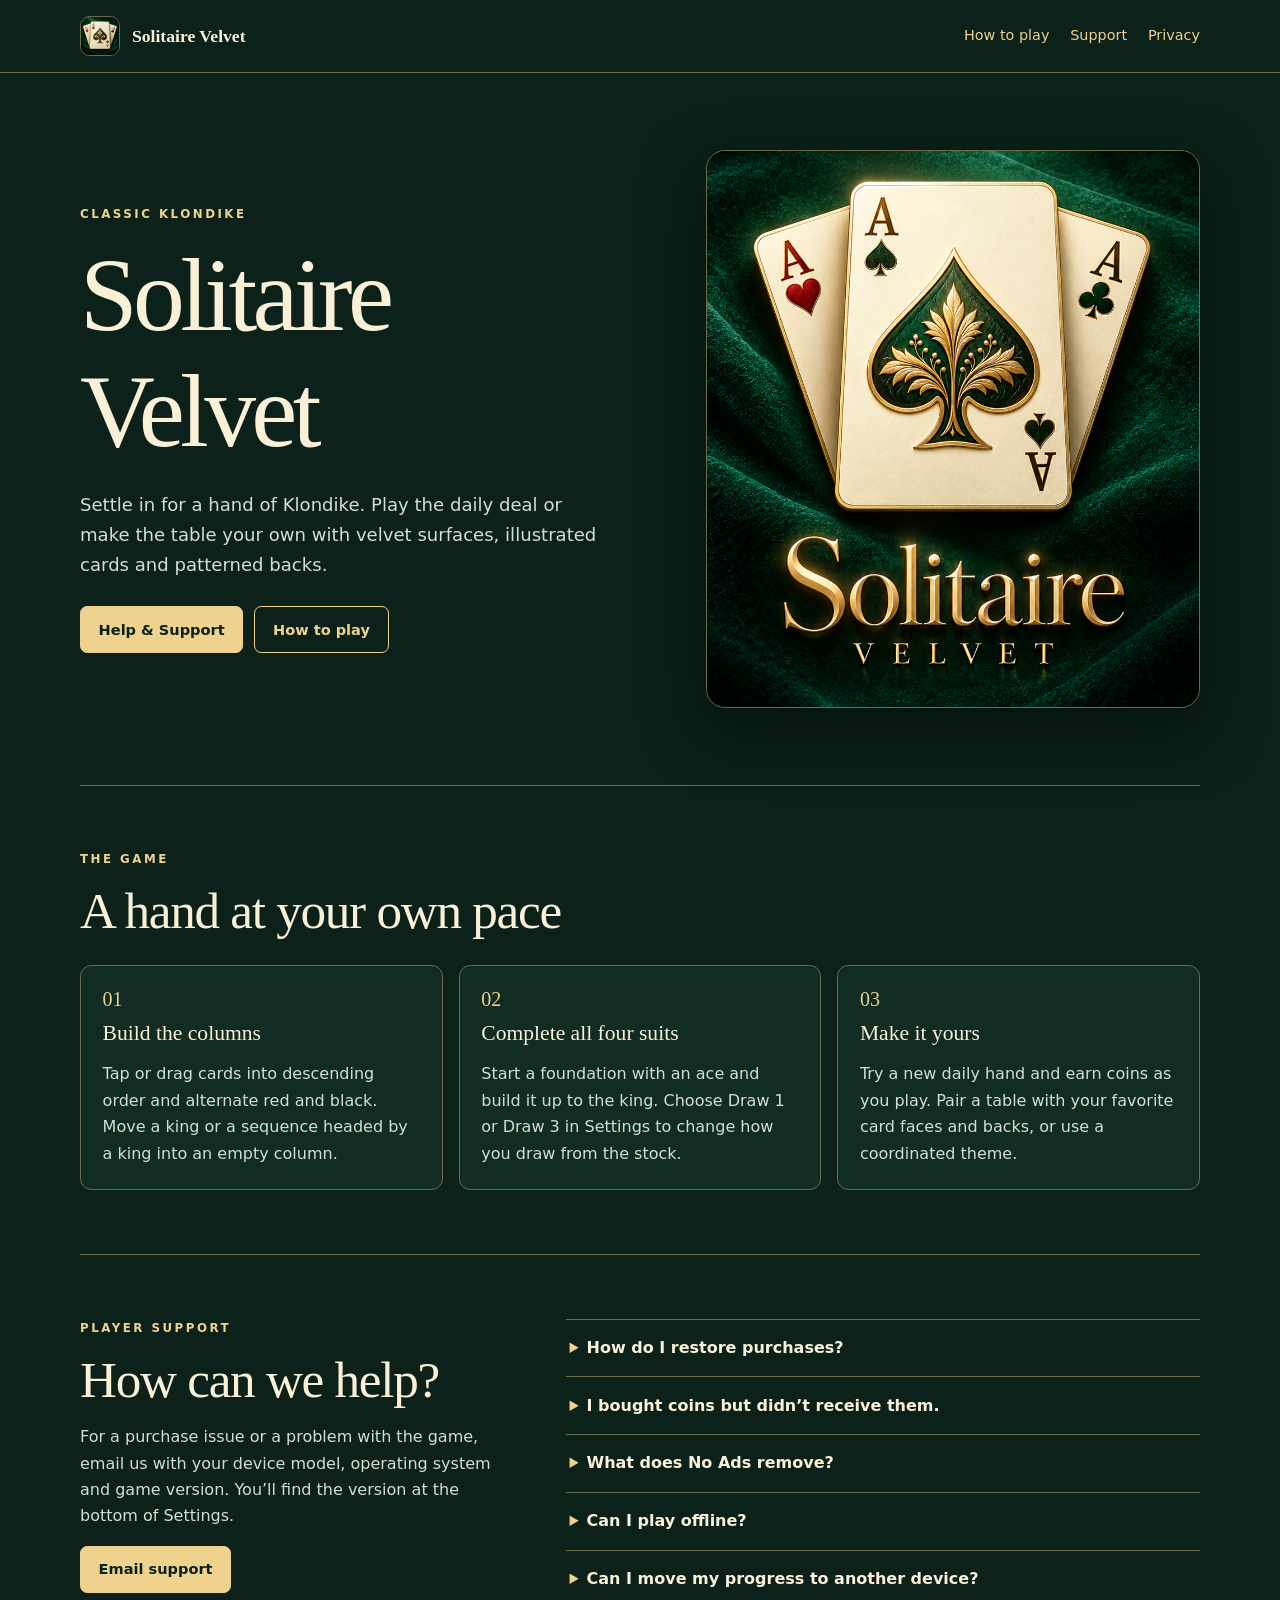
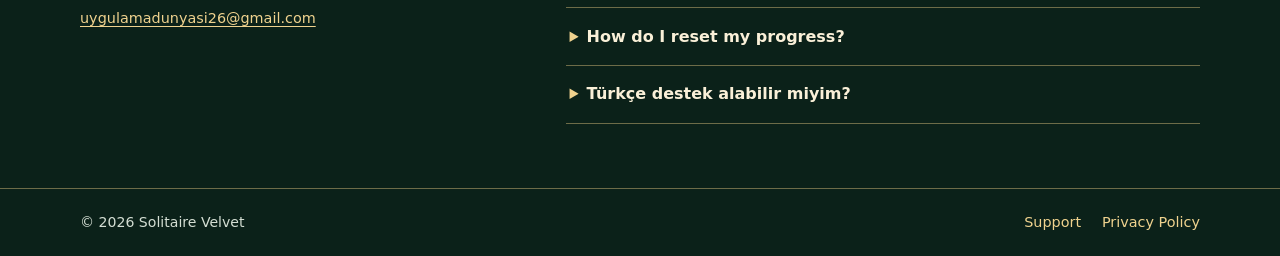
<file: index.html>
<!doctype html>
<html lang="en">
<head>
  <meta charset="utf-8">
  <meta name="viewport" content="width=device-width, initial-scale=1">
  <meta name="theme-color" content="#0b231b">
  <meta name="description" content="Solitaire Velvet game guide, purchase help and developer support for classic Klondike on iOS and Android.">
  <title>Solitaire Velvet — Help &amp; Support</title>
  <link rel="icon" href="icon.png" type="image/png">
  <link rel="stylesheet" href="style.css">
</head>
<body>
  <a class="skip" href="#main">Skip to content</a>
  <header class="topbar">
    <div class="wrap topbar-inner">
      <a class="brand" href="./"><img src="icon.png" width="40" height="40" alt="">Solitaire Velvet</a>
      <nav aria-label="Main navigation"><a href="#how-to-play">How to play</a><a href="#support">Support</a><a href="privacy.html">Privacy</a></nav>
    </div>
  </header>
  <main id="main" class="wrap">
    <section class="hero" aria-labelledby="hero-title">
      <div class="hero-copy">
        <p class="eyebrow">Classic Klondike</p>
        <h1 id="hero-title">Solitaire<br>Velvet</h1>
        <p class="lede">Settle in for a hand of Klondike. Play the daily deal or make the table your own with velvet surfaces, illustrated cards and patterned backs.</p>
        <div class="actions"><a class="button" href="#support">Help &amp; Support</a><a class="button outline" href="#how-to-play">How to play</a></div>
      </div>
      <div class="hero-art"><img src="splash.png" width="879" height="1789" alt="Three aces and the gold Solitaire Velvet logo on emerald velvet" fetchpriority="high"></div>
    </section>
    <section class="section" id="how-to-play" aria-labelledby="play-title">
      <p class="eyebrow">The game</p>
      <h2 id="play-title">A hand at your own pace</h2>
      <div class="cards">
        <article class="card"><span class="card-mark" aria-hidden="true">01</span><h3>Build the columns</h3><p>Tap or drag cards into descending order and alternate red and black. Move a king or a sequence headed by a king into an empty column.</p></article>
        <article class="card"><span class="card-mark" aria-hidden="true">02</span><h3>Complete all four suits</h3><p>Start a foundation with an ace and build it up to the king. Choose Draw 1 or Draw 3 in Settings to change how you draw from the stock.</p></article>
        <article class="card"><span class="card-mark" aria-hidden="true">03</span><h3>Make it yours</h3><p>Try a new daily hand and earn coins as you play. Pair a table with your favorite card faces and backs, or use a coordinated theme.</p></article>
      </div>
    </section>
    <section class="section support" id="support" aria-labelledby="support-title">
      <div class="support-intro"><p class="eyebrow">Player support</p><h2 id="support-title">How can we help?</h2><p>For a purchase issue or a problem with the game, email us with your device model, operating system and game version. You’ll find the version at the bottom of Settings.</p><a class="button" href="mailto:uygulamadunyasi26@gmail.com?subject=Solitaire%20Velvet%20Support">Email support</a><p class="email"><a href="mailto:uygulamadunyasi26@gmail.com?subject=Solitaire%20Velvet%20Support">uygulamadunyasi26@gmail.com</a></p></div>
      <div class="faq">
        <details><summary>How do I restore purchases?</summary><p>Open the in-game Shop and tap Restore Purchases at the bottom. Use the Apple or Google account that made the purchase. Eligible permanent items, including themes and No Ads, can be restored. Previously delivered coins are consumable and aren’t credited again.</p></details>
        <details><summary>I bought coins but didn’t receive them.</summary><p>Check the purchase status in your store history. Pending purchases are delivered after the store confirms payment. If the purchase is confirmed, reopen the game while connected. If the coins are still missing, email us the product name, purchase date and store order number.</p></details>
        <details><summary>What does No Ads remove?</summary><p>No Ads removes the interstitial ads that play between hands. Rewarded videos remain available when you choose to watch them for coins, hints or help with a stuck hand.</p></details>
        <details><summary>Can I play offline?</summary><p>Yes. The core card game and saved hands work offline. An internet connection is needed for store purchases, purchase restoration and rewarded videos.</p></details>
        <details><summary>Can I move my progress to another device?</summary><p>Progress, coins and settings are stored locally. Solitaire Velvet has no game account or in-game cloud sync. Use Restore Purchases on the same store account for eligible permanent purchases.</p></details>
        <details><summary>How do I reset my progress?</summary><p>Open Settings and choose Reset Progress. This clears the current hand, stats and game progress, including coins and unlocked looks, while keeping your settings and permanent No Ads entitlement. Eligible theme purchases can be restored from the Shop.</p></details>
        <details><summary lang="tr">Türkçe destek alabilir miyim?</summary><p lang="tr">Evet. Cihaz modelini, Ayarlar ekranındaki oyun sürümünü ve yaşadığın sorunu <a href="mailto:uygulamadunyasi26@gmail.com?subject=Solitaire%20Velvet%20Destek">uygulamadunyasi26@gmail.com</a> adresine yazabilirsin. Kalıcı satın alımlar için oyun içi Mağaza’nın altındaki Satın Almaları Geri Yükle seçeneğini kullan.</p></details>
      </div>
    </section>
  </main>
  <footer class="footer"><div class="wrap footer-inner"><span>© 2026 Solitaire Velvet</span><nav aria-label="Footer navigation"><a href="#support">Support</a><a href="privacy.html">Privacy Policy</a></nav></div></footer>
</body>
</html>
</file>
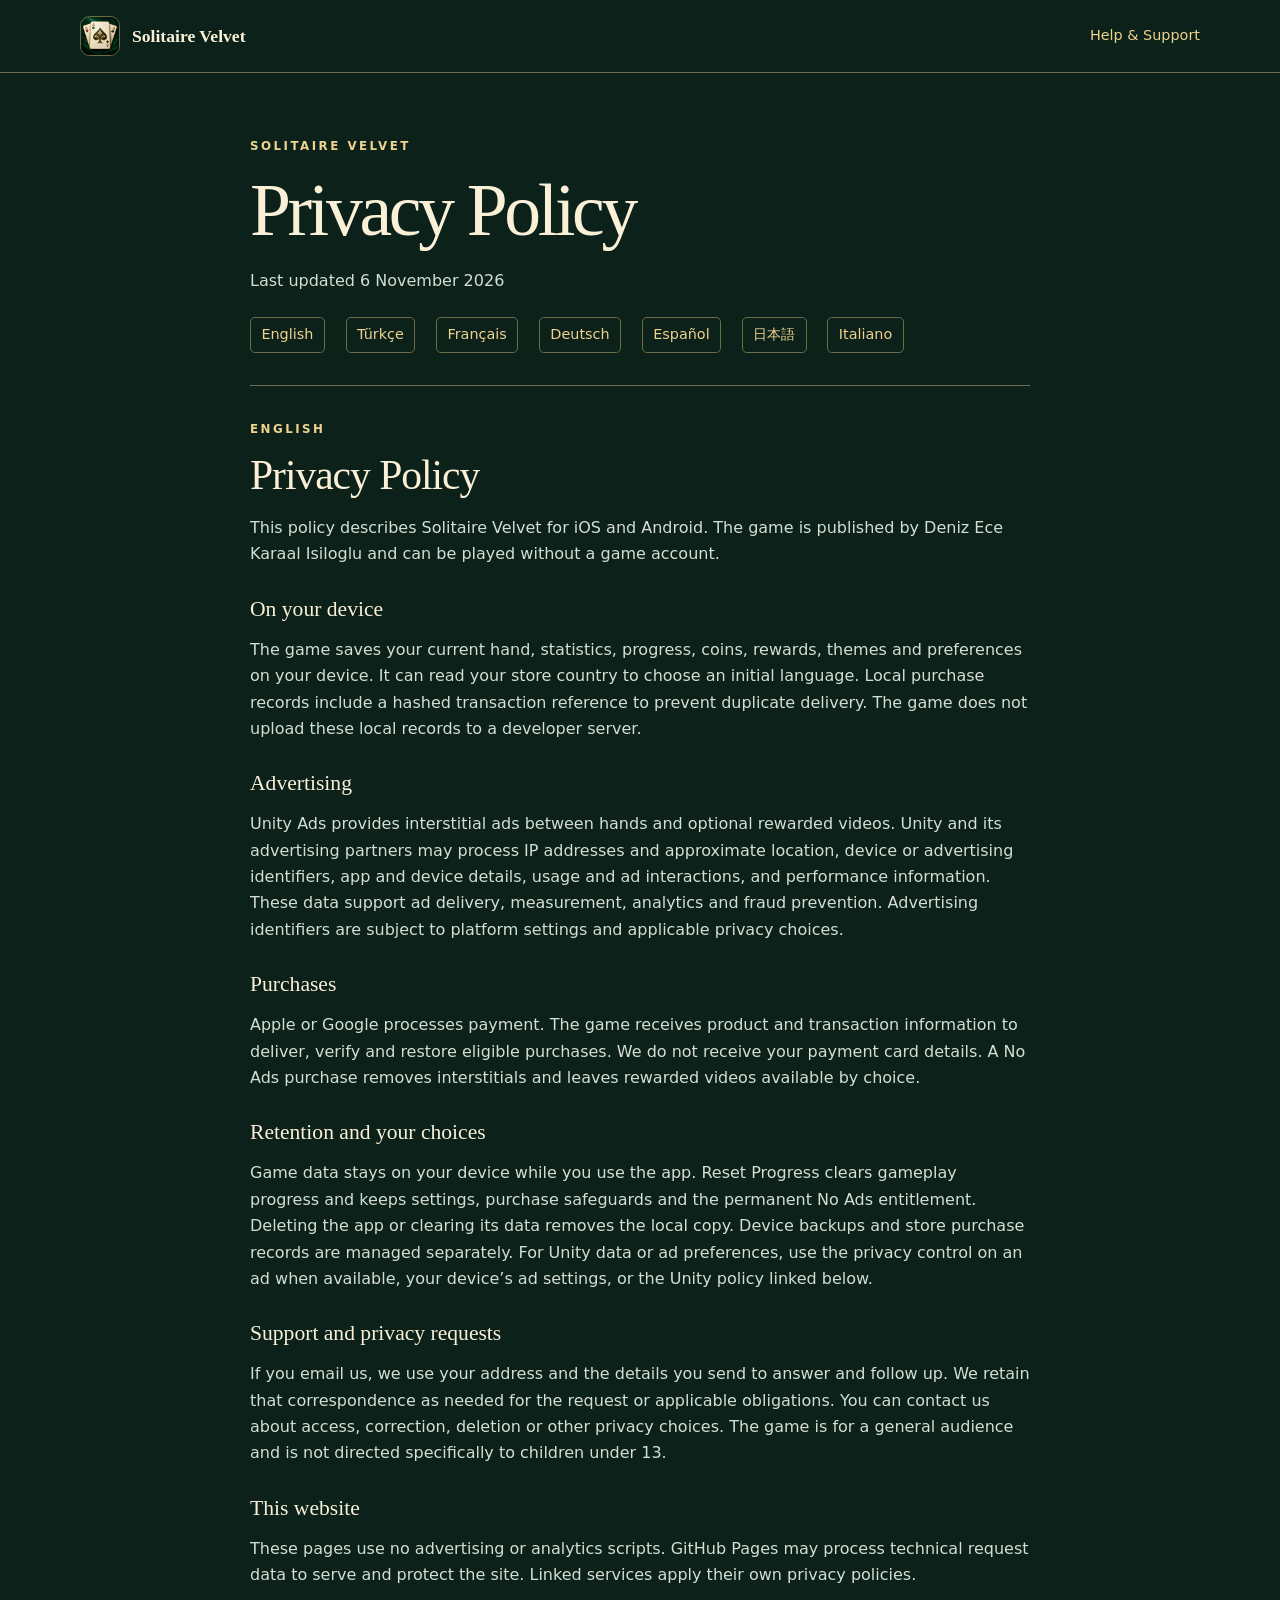
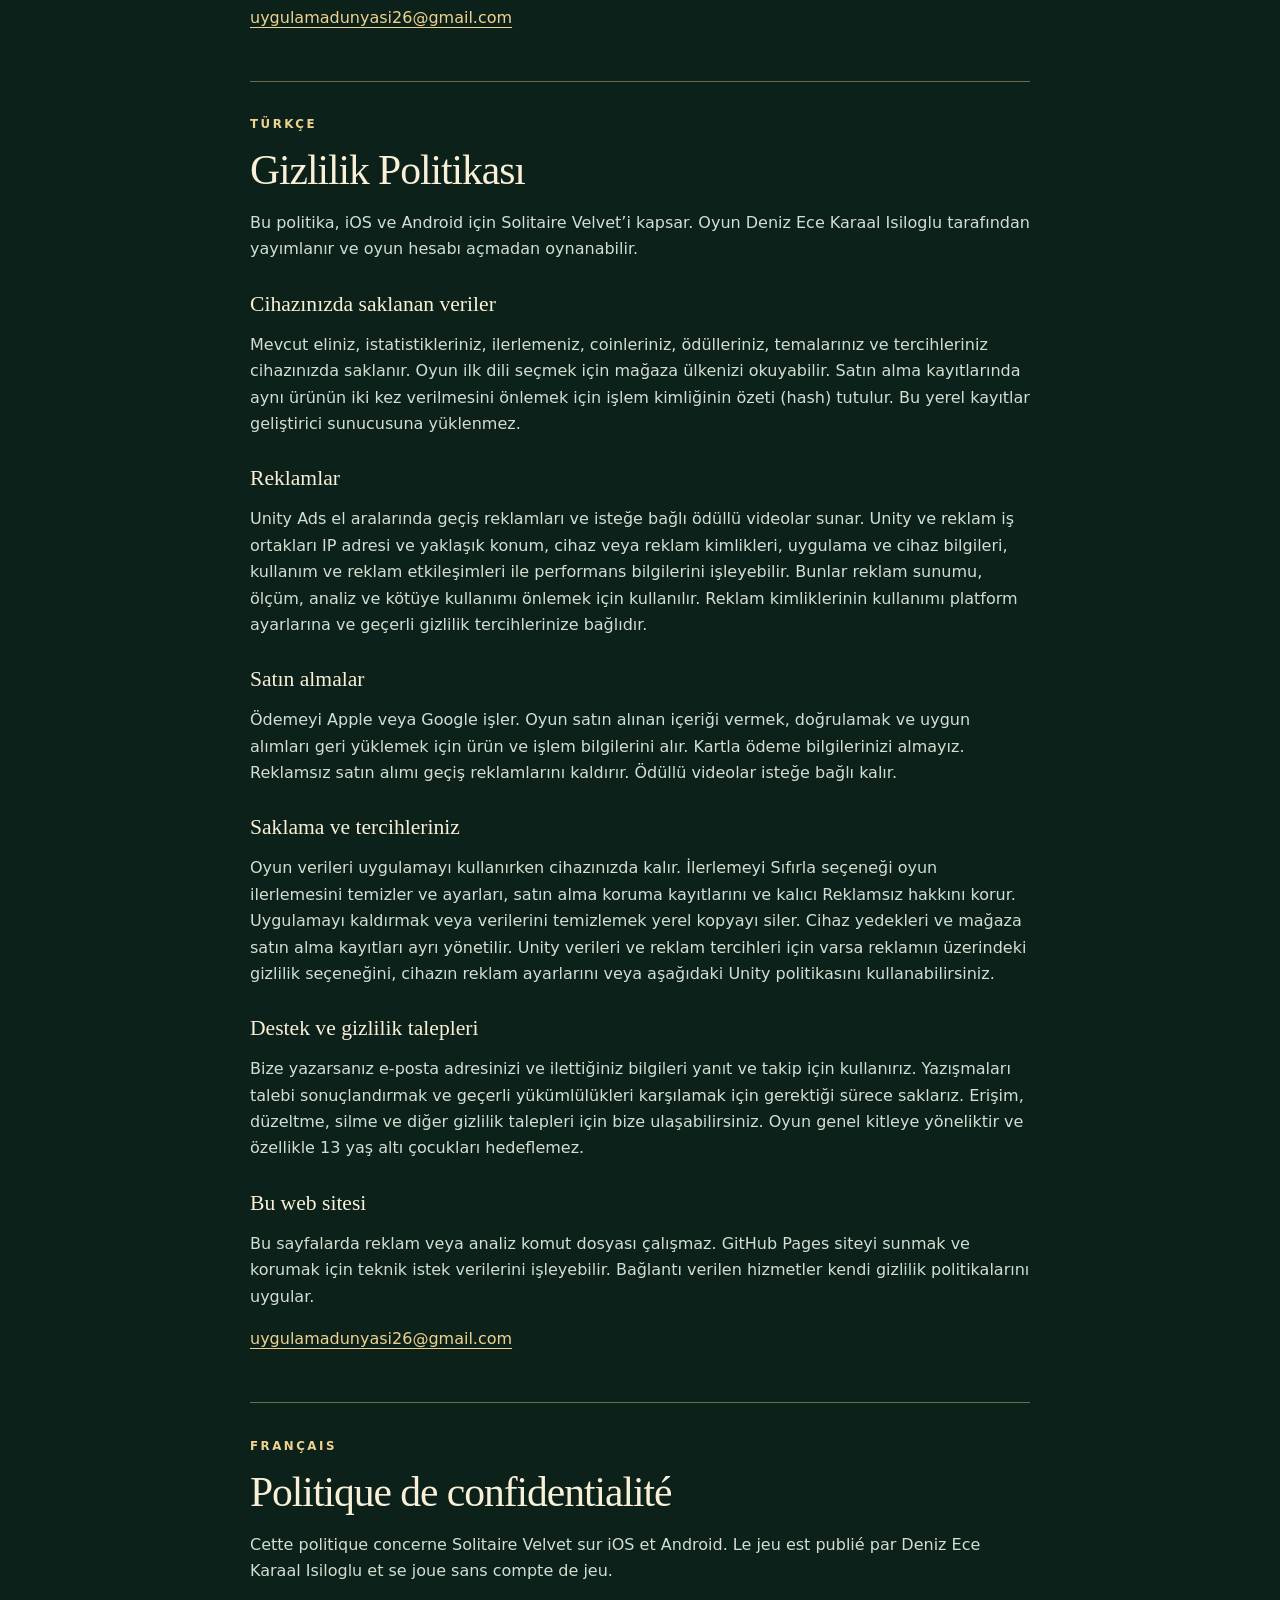
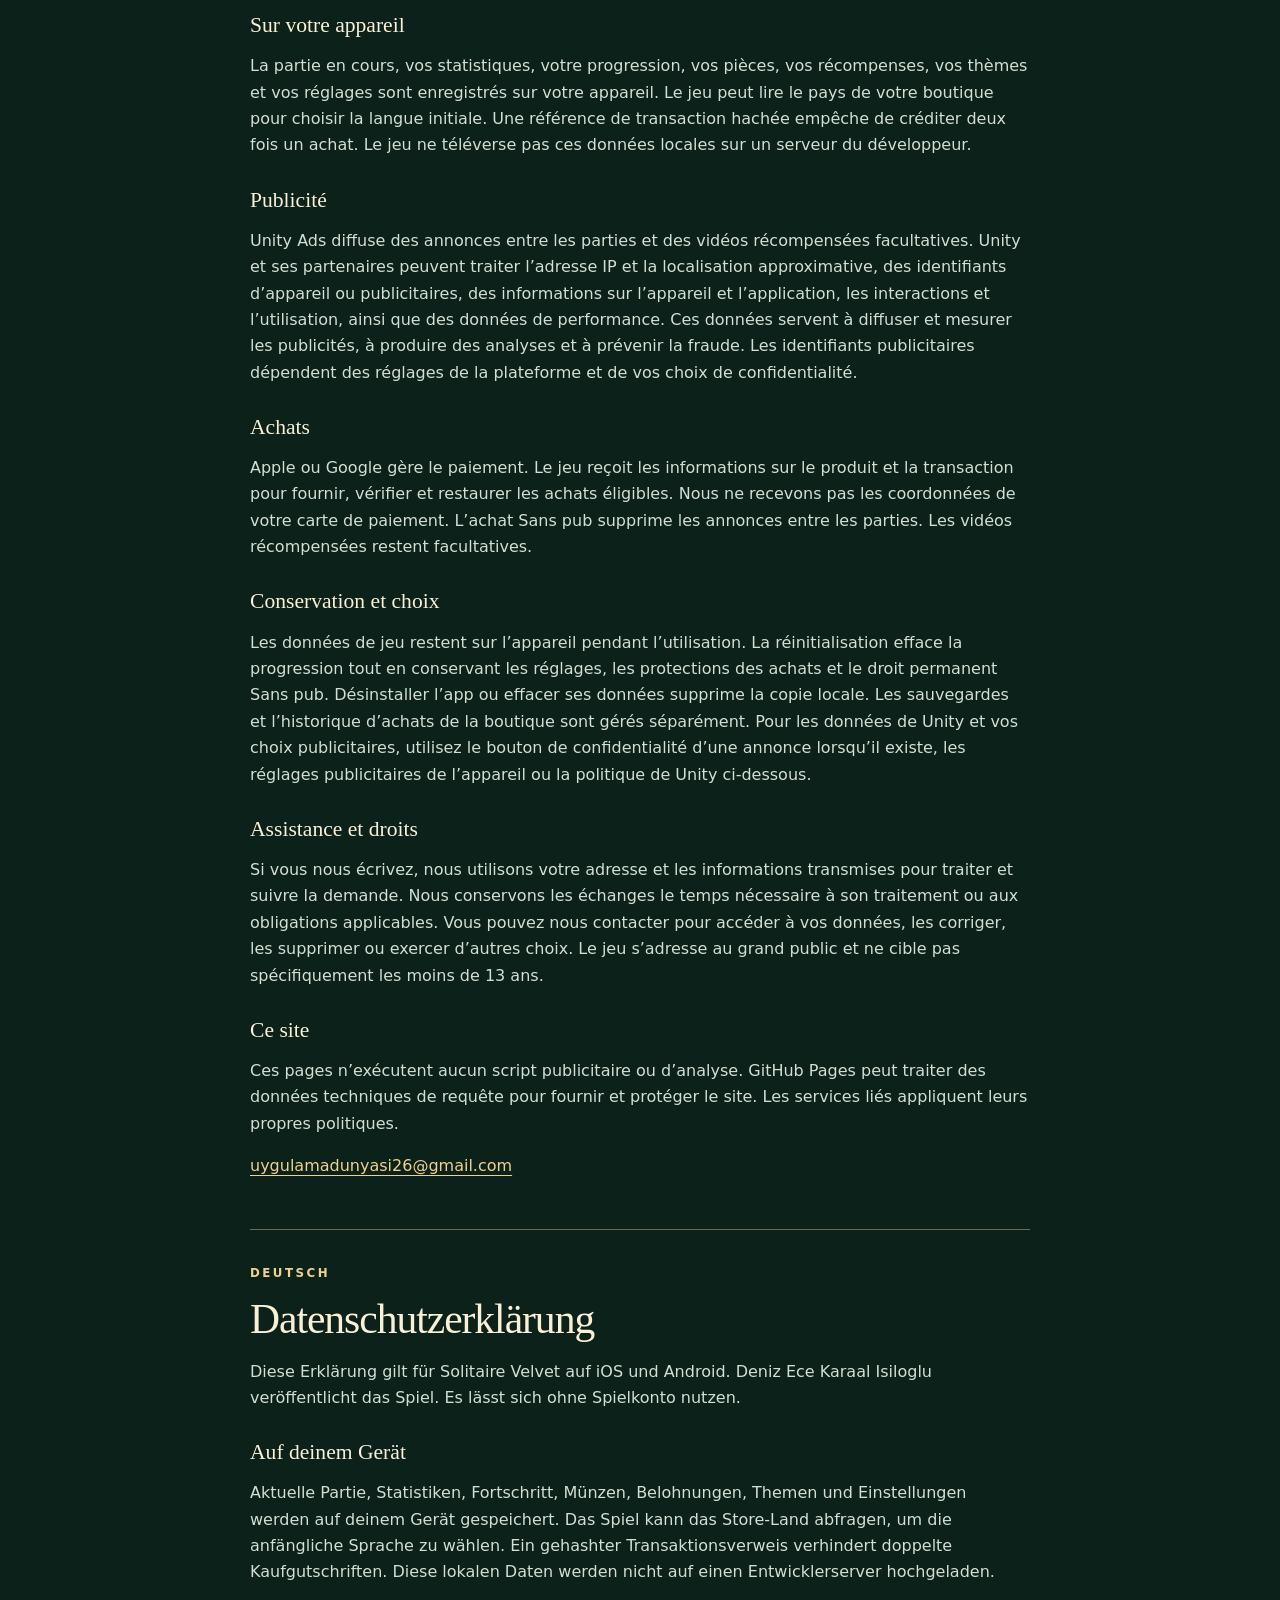
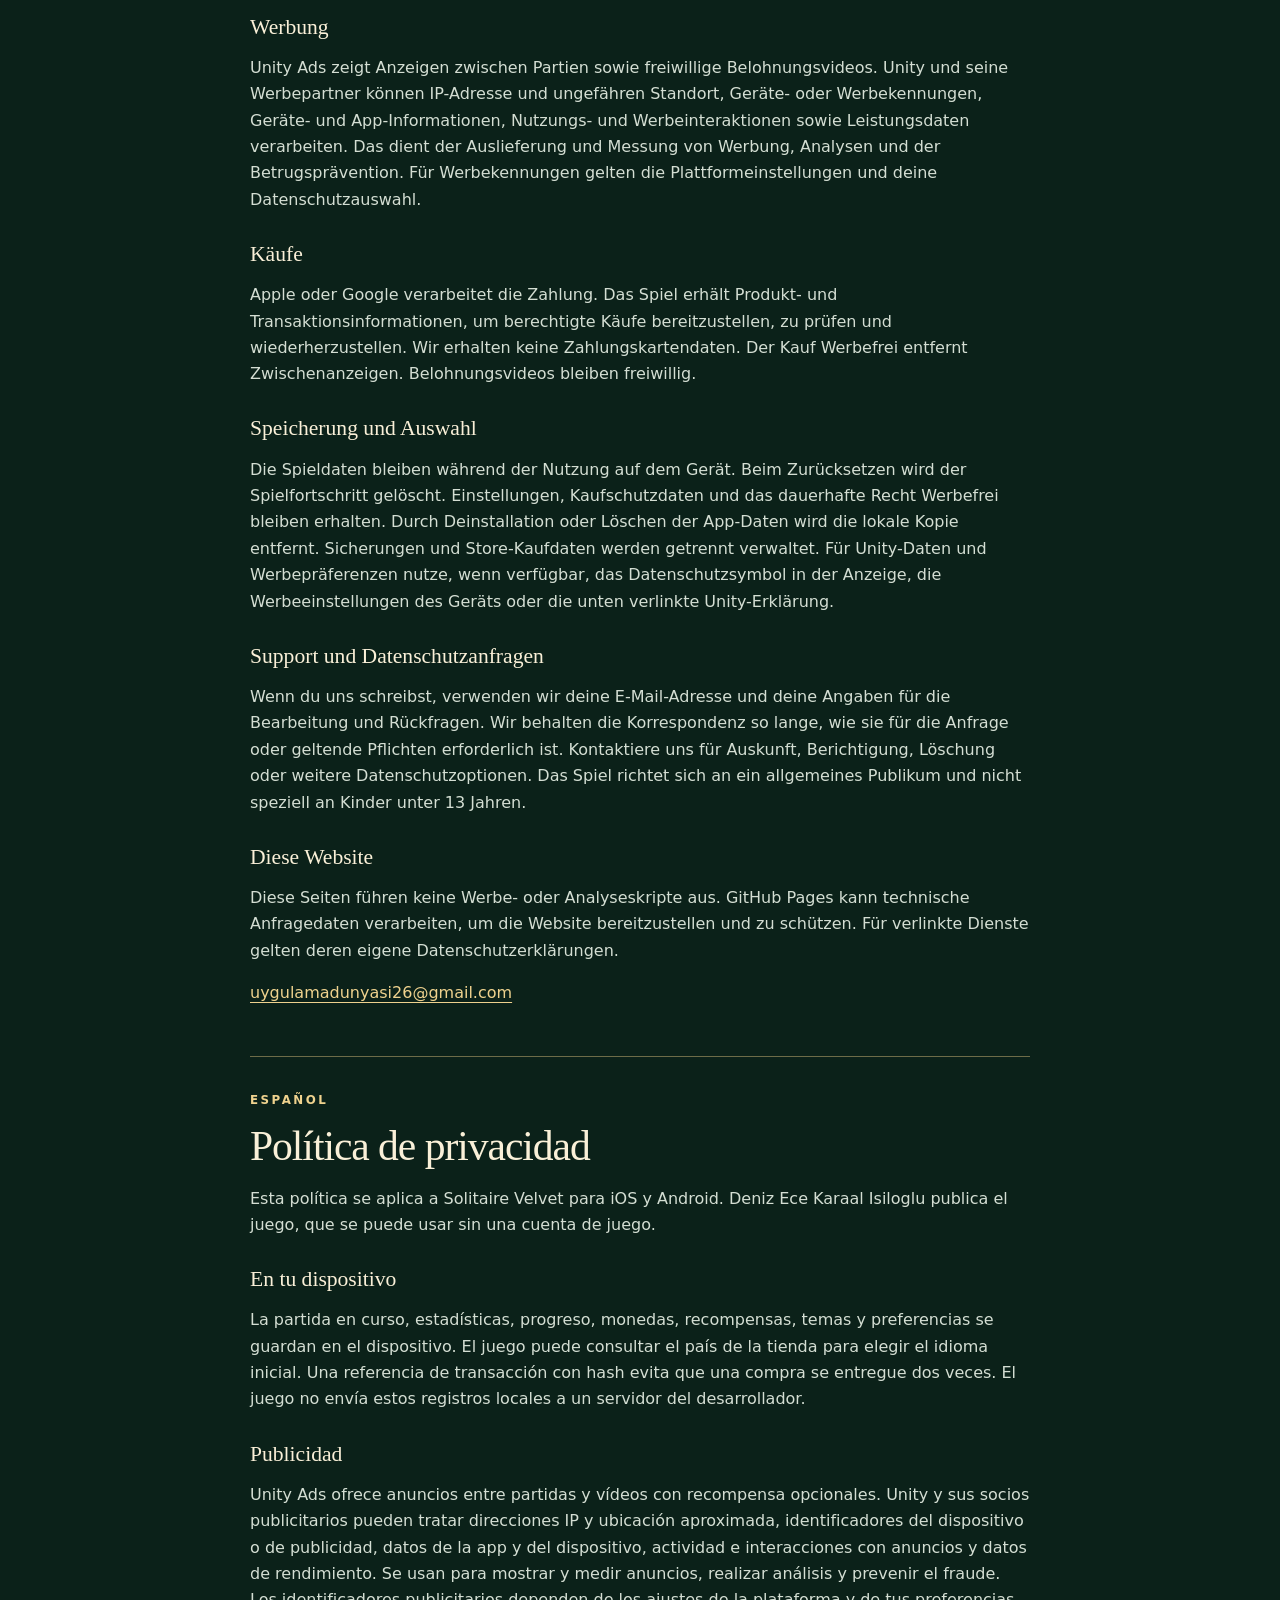
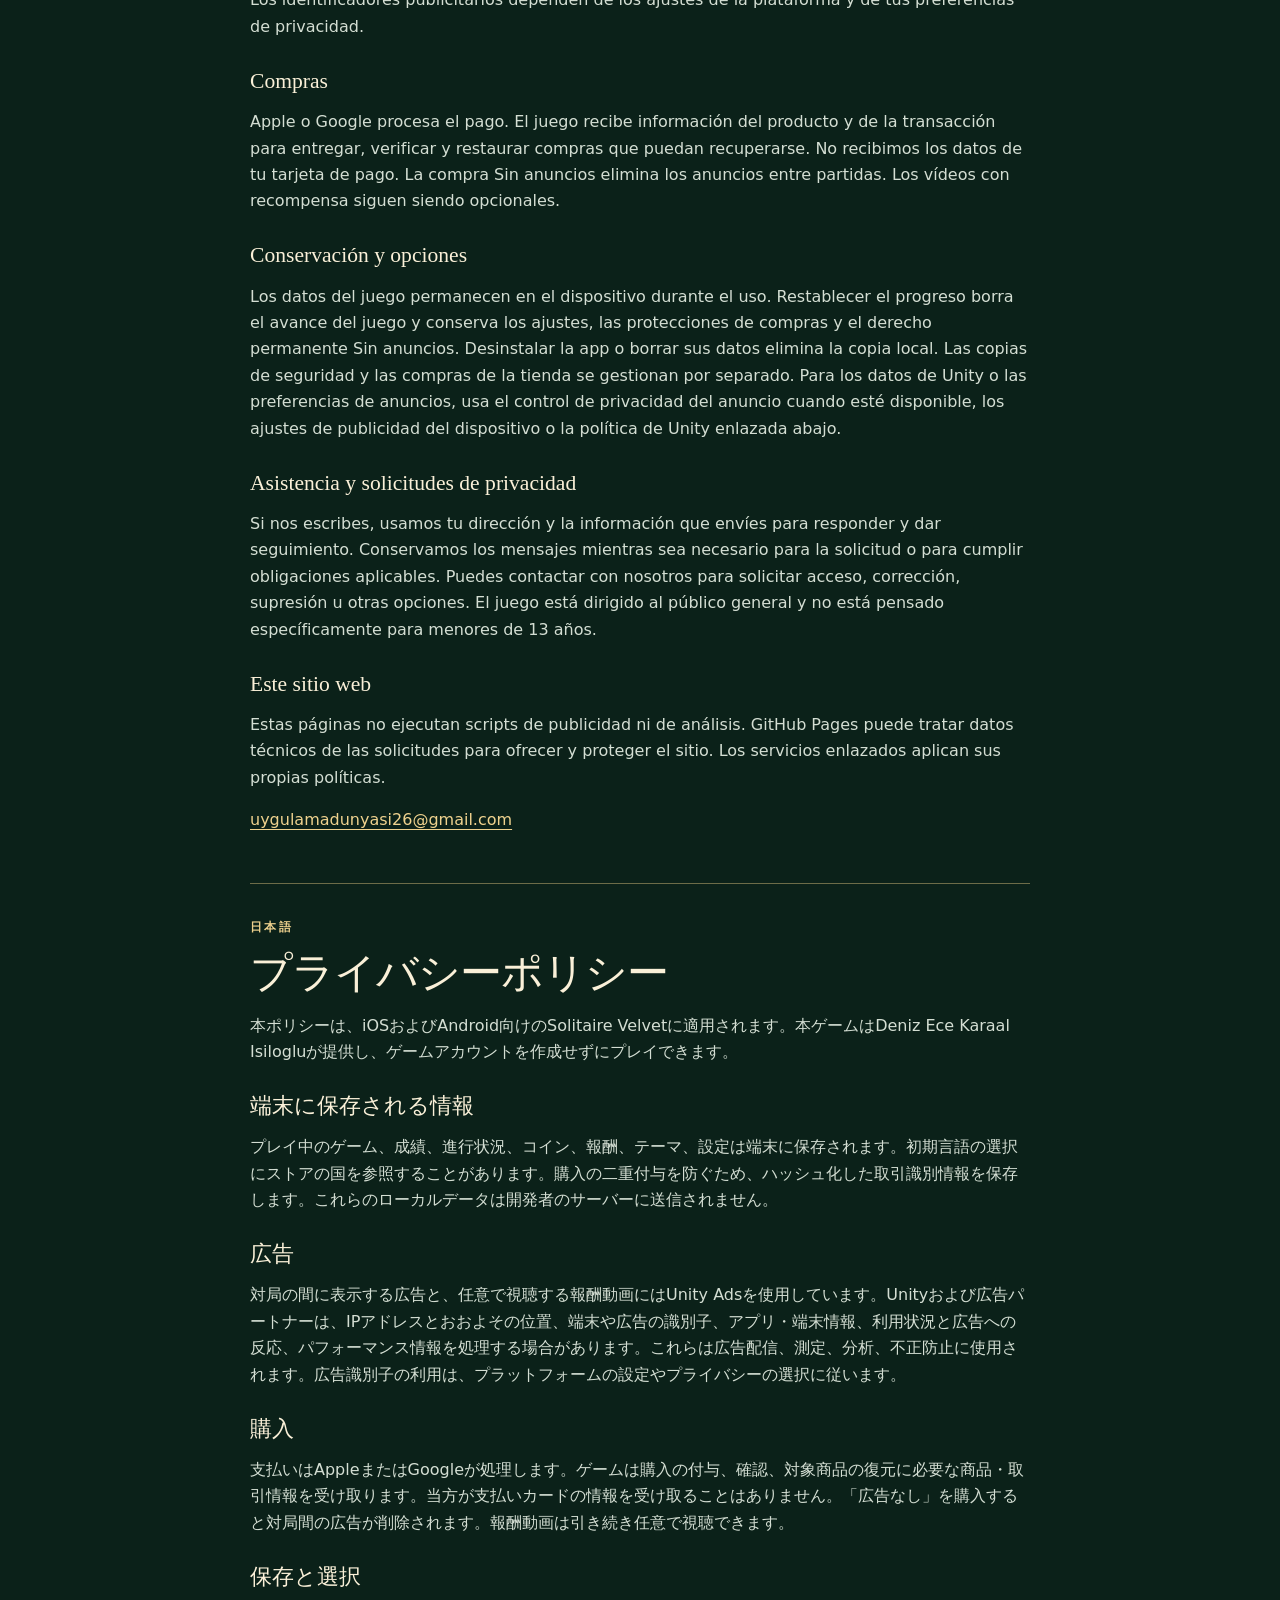
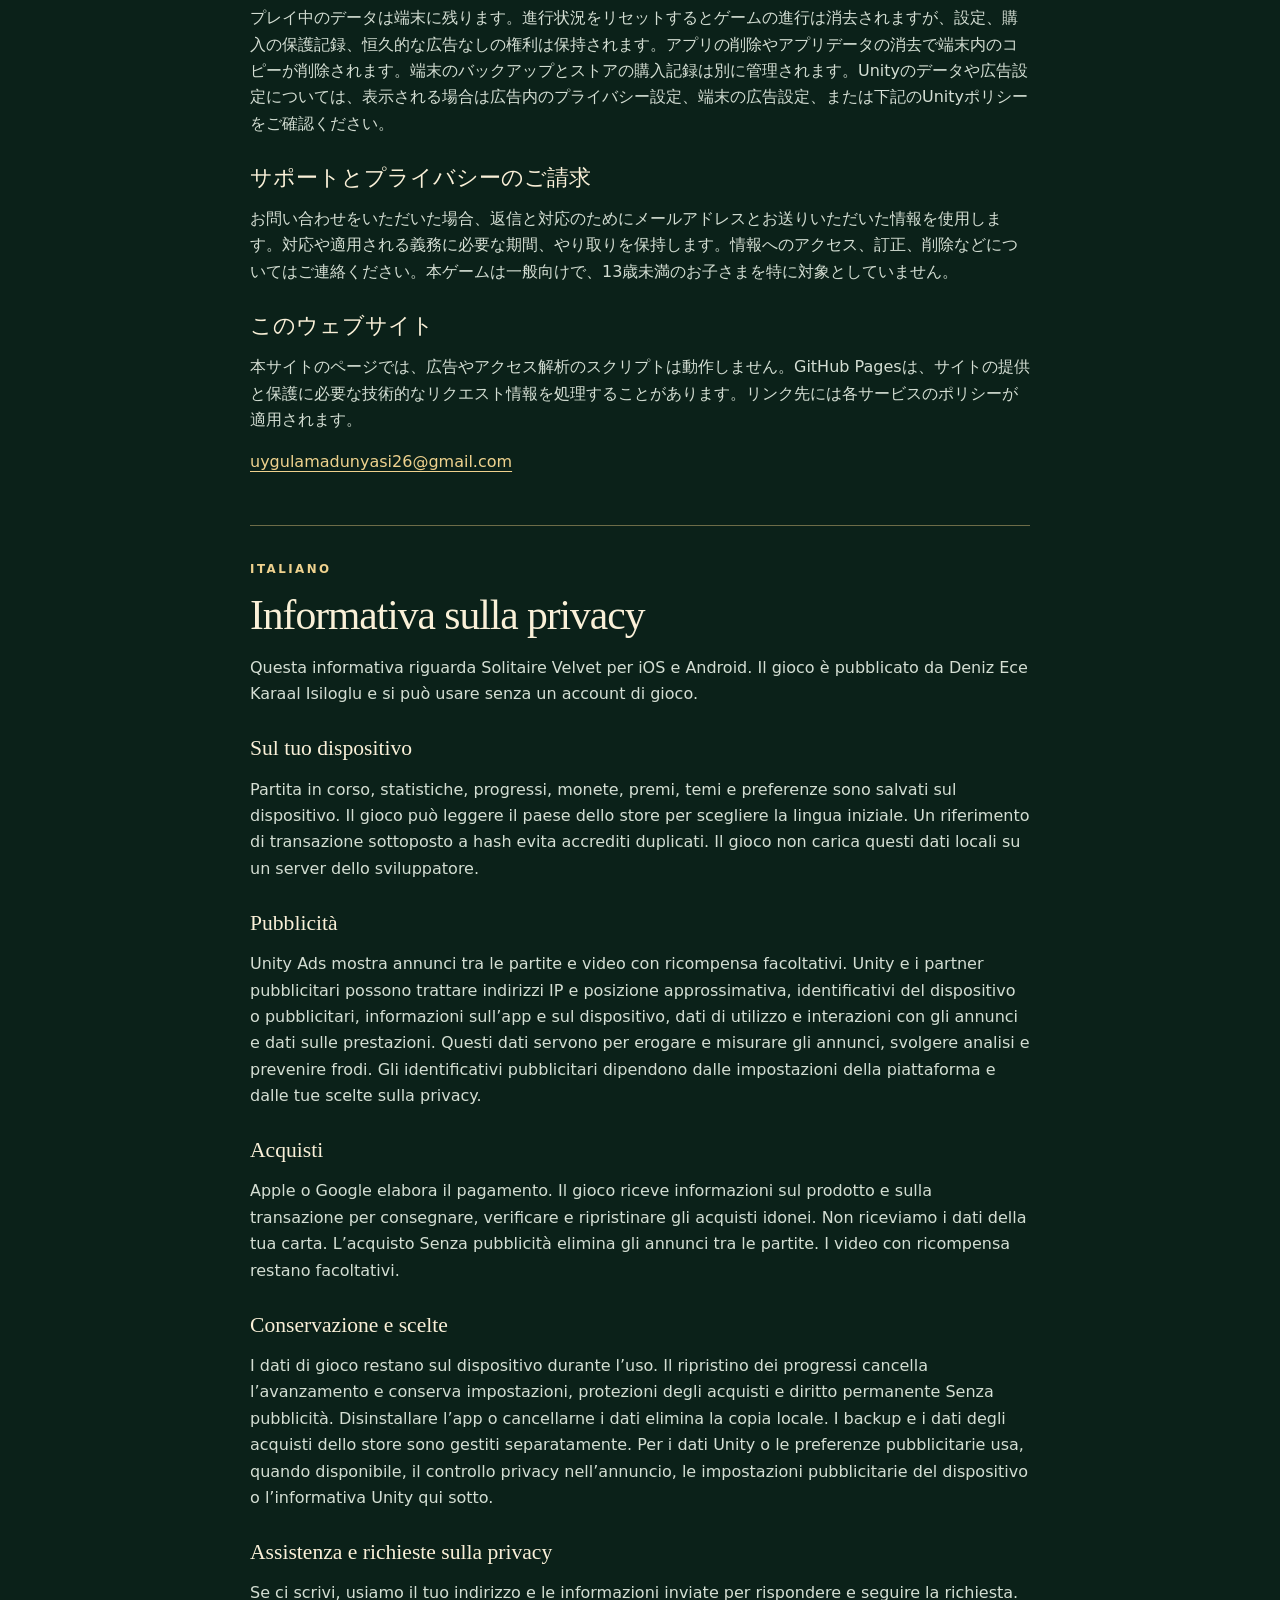
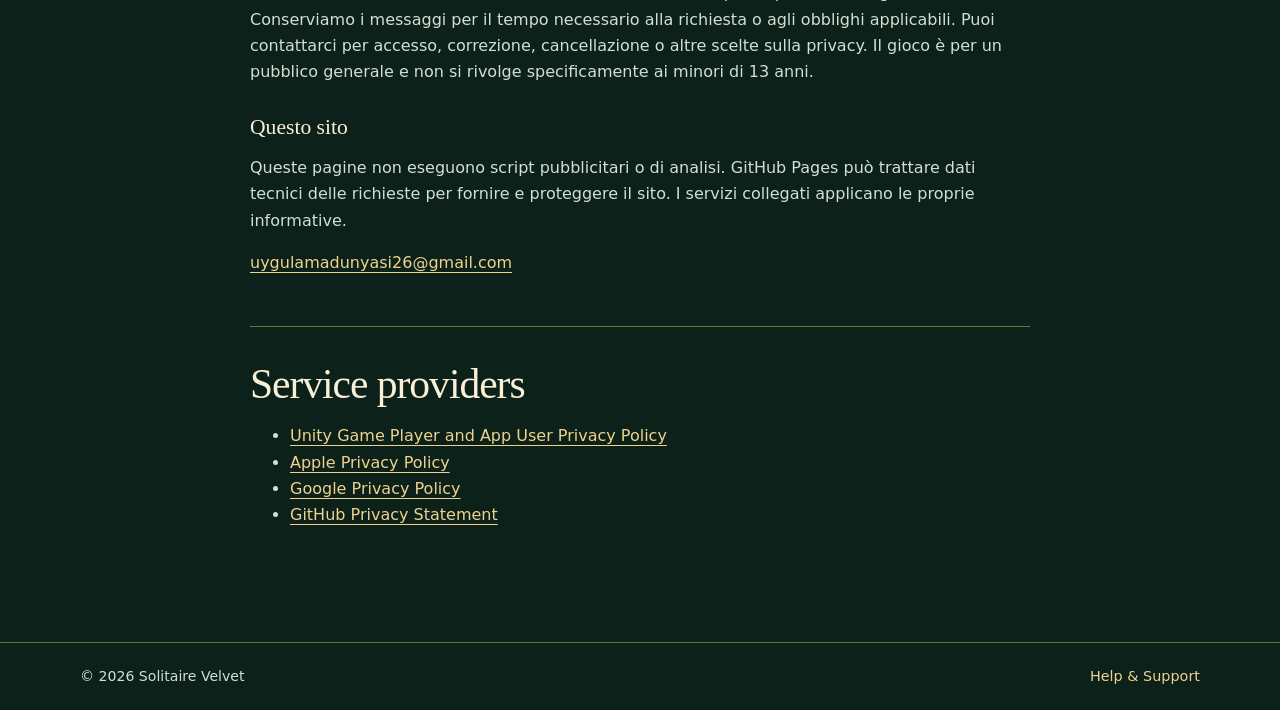
<file: privacy.html>
<!doctype html>
<html lang="en">
<head>
  <meta charset="utf-8">
  <meta name="viewport" content="width=device-width, initial-scale=1">
  <meta name="theme-color" content="#0b231b">
  <meta name="description" content="Privacy policy for Solitaire Velvet on iOS and Android, available in seven languages.">
  <title>Solitaire Velvet — Privacy Policy</title>
  <link rel="icon" href="icon.png" type="image/png">
  <link rel="stylesheet" href="style.css">
</head>
<body>
  <a class="skip" href="#main">Skip to content</a>
  <header class="topbar"><div class="wrap topbar-inner">
    <a class="brand" href="./"><img src="icon.png" width="40" height="40" alt="">Solitaire Velvet</a>
    <nav aria-label="Main navigation"><a href="./#support">Help &amp; Support</a></nav>
  </div></header>
  <main class="wrap policy" id="main">
    <p class="eyebrow">Solitaire Velvet</p>
    <h1>Privacy Policy</h1>
    <p class="date">Last updated <time datetime="2026-11-06">6 November 2026</time></p>
    <nav aria-label="Policy languages"><a href="#en" lang="en">English</a><a href="#tr" lang="tr">Türkçe</a><a href="#fr" lang="fr">Français</a><a href="#de" lang="de">Deutsch</a><a href="#es" lang="es">Español</a><a href="#ja" lang="ja">日本語</a><a href="#it" lang="it">Italiano</a></nav>
    <section id="en" lang="en" aria-labelledby="title-en">
      <p class="eyebrow">English</p>
      <h2 id="title-en">Privacy Policy</h2>
      <p>This policy describes Solitaire Velvet for iOS and Android. The game is published by Deniz Ece Karaal Isiloglu and can be played without a game account.</p>
      <h3>On your device</h3>
      <p>The game saves your current hand, statistics, progress, coins, rewards, themes and preferences on your device. It can read your store country to choose an initial language. Local purchase records include a hashed transaction reference to prevent duplicate delivery. The game does not upload these local records to a developer server.</p>
      <h3>Advertising</h3>
      <p>Unity Ads provides interstitial ads between hands and optional rewarded videos. Unity and its advertising partners may process IP addresses and approximate location, device or advertising identifiers, app and device details, usage and ad interactions, and performance information. These data support ad delivery, measurement, analytics and fraud prevention. Advertising identifiers are subject to platform settings and applicable privacy choices.</p>
      <h3>Purchases</h3>
      <p>Apple or Google processes payment. The game receives product and transaction information to deliver, verify and restore eligible purchases. We do not receive your payment card details. A No Ads purchase removes interstitials and leaves rewarded videos available by choice.</p>
      <h3>Retention and your choices</h3>
      <p>Game data stays on your device while you use the app. Reset Progress clears gameplay progress and keeps settings, purchase safeguards and the permanent No Ads entitlement. Deleting the app or clearing its data removes the local copy. Device backups and store purchase records are managed separately. For Unity data or ad preferences, use the privacy control on an ad when available, your device’s ad settings, or the Unity policy linked below.</p>
      <h3>Support and privacy requests</h3>
      <p>If you email us, we use your address and the details you send to answer and follow up. We retain that correspondence as needed for the request or applicable obligations. You can contact us about access, correction, deletion or other privacy choices. The game is for a general audience and is not directed specifically to children under 13.</p>
      <h3>This website</h3>
      <p>These pages use no advertising or analytics scripts. GitHub Pages may process technical request data to serve and protect the site. Linked services apply their own privacy policies.</p>
      <p><a href="mailto:uygulamadunyasi26@gmail.com?subject=Solitaire%20Velvet%20Privacy">uygulamadunyasi26@gmail.com</a></p>
    </section>
    <section id="tr" lang="tr" aria-labelledby="title-tr">
      <p class="eyebrow">Türkçe</p>
      <h2 id="title-tr">Gizlilik Politikası</h2>
      <p>Bu politika, iOS ve Android için Solitaire Velvet’i kapsar. Oyun Deniz Ece Karaal Isiloglu tarafından yayımlanır ve oyun hesabı açmadan oynanabilir.</p>
      <h3>Cihazınızda saklanan veriler</h3>
      <p>Mevcut eliniz, istatistikleriniz, ilerlemeniz, coinleriniz, ödülleriniz, temalarınız ve tercihleriniz cihazınızda saklanır. Oyun ilk dili seçmek için mağaza ülkenizi okuyabilir. Satın alma kayıtlarında aynı ürünün iki kez verilmesini önlemek için işlem kimliğinin özeti (hash) tutulur. Bu yerel kayıtlar geliştirici sunucusuna yüklenmez.</p>
      <h3>Reklamlar</h3>
      <p>Unity Ads el aralarında geçiş reklamları ve isteğe bağlı ödüllü videolar sunar. Unity ve reklam iş ortakları IP adresi ve yaklaşık konum, cihaz veya reklam kimlikleri, uygulama ve cihaz bilgileri, kullanım ve reklam etkileşimleri ile performans bilgilerini işleyebilir. Bunlar reklam sunumu, ölçüm, analiz ve kötüye kullanımı önlemek için kullanılır. Reklam kimliklerinin kullanımı platform ayarlarına ve geçerli gizlilik tercihlerinize bağlıdır.</p>
      <h3>Satın almalar</h3>
      <p>Ödemeyi Apple veya Google işler. Oyun satın alınan içeriği vermek, doğrulamak ve uygun alımları geri yüklemek için ürün ve işlem bilgilerini alır. Kartla ödeme bilgilerinizi almayız. Reklamsız satın alımı geçiş reklamlarını kaldırır. Ödüllü videolar isteğe bağlı kalır.</p>
      <h3>Saklama ve tercihleriniz</h3>
      <p>Oyun verileri uygulamayı kullanırken cihazınızda kalır. İlerlemeyi Sıfırla seçeneği oyun ilerlemesini temizler ve ayarları, satın alma koruma kayıtlarını ve kalıcı Reklamsız hakkını korur. Uygulamayı kaldırmak veya verilerini temizlemek yerel kopyayı siler. Cihaz yedekleri ve mağaza satın alma kayıtları ayrı yönetilir. Unity verileri ve reklam tercihleri için varsa reklamın üzerindeki gizlilik seçeneğini, cihazın reklam ayarlarını veya aşağıdaki Unity politikasını kullanabilirsiniz.</p>
      <h3>Destek ve gizlilik talepleri</h3>
      <p>Bize yazarsanız e-posta adresinizi ve ilettiğiniz bilgileri yanıt ve takip için kullanırız. Yazışmaları talebi sonuçlandırmak ve geçerli yükümlülükleri karşılamak için gerektiği sürece saklarız. Erişim, düzeltme, silme ve diğer gizlilik talepleri için bize ulaşabilirsiniz. Oyun genel kitleye yöneliktir ve özellikle 13 yaş altı çocukları hedeflemez.</p>
      <h3>Bu web sitesi</h3>
      <p>Bu sayfalarda reklam veya analiz komut dosyası çalışmaz. GitHub Pages siteyi sunmak ve korumak için teknik istek verilerini işleyebilir. Bağlantı verilen hizmetler kendi gizlilik politikalarını uygular.</p>
      <p><a href="mailto:uygulamadunyasi26@gmail.com?subject=Solitaire%20Velvet%20Privacy">uygulamadunyasi26@gmail.com</a></p>
    </section>
    <section id="fr" lang="fr" aria-labelledby="title-fr">
      <p class="eyebrow">Français</p>
      <h2 id="title-fr">Politique de confidentialité</h2>
      <p>Cette politique concerne Solitaire Velvet sur iOS et Android. Le jeu est publié par Deniz Ece Karaal Isiloglu et se joue sans compte de jeu.</p>
      <h3>Sur votre appareil</h3>
      <p>La partie en cours, vos statistiques, votre progression, vos pièces, vos récompenses, vos thèmes et vos réglages sont enregistrés sur votre appareil. Le jeu peut lire le pays de votre boutique pour choisir la langue initiale. Une référence de transaction hachée empêche de créditer deux fois un achat. Le jeu ne téléverse pas ces données locales sur un serveur du développeur.</p>
      <h3>Publicité</h3>
      <p>Unity Ads diffuse des annonces entre les parties et des vidéos récompensées facultatives. Unity et ses partenaires peuvent traiter l’adresse IP et la localisation approximative, des identifiants d’appareil ou publicitaires, des informations sur l’appareil et l’application, les interactions et l’utilisation, ainsi que des données de performance. Ces données servent à diffuser et mesurer les publicités, à produire des analyses et à prévenir la fraude. Les identifiants publicitaires dépendent des réglages de la plateforme et de vos choix de confidentialité.</p>
      <h3>Achats</h3>
      <p>Apple ou Google gère le paiement. Le jeu reçoit les informations sur le produit et la transaction pour fournir, vérifier et restaurer les achats éligibles. Nous ne recevons pas les coordonnées de votre carte de paiement. L’achat Sans pub supprime les annonces entre les parties. Les vidéos récompensées restent facultatives.</p>
      <h3>Conservation et choix</h3>
      <p>Les données de jeu restent sur l’appareil pendant l’utilisation. La réinitialisation efface la progression tout en conservant les réglages, les protections des achats et le droit permanent Sans pub. Désinstaller l’app ou effacer ses données supprime la copie locale. Les sauvegardes et l’historique d’achats de la boutique sont gérés séparément. Pour les données de Unity et vos choix publicitaires, utilisez le bouton de confidentialité d’une annonce lorsqu’il existe, les réglages publicitaires de l’appareil ou la politique de Unity ci-dessous.</p>
      <h3>Assistance et droits</h3>
      <p>Si vous nous écrivez, nous utilisons votre adresse et les informations transmises pour traiter et suivre la demande. Nous conservons les échanges le temps nécessaire à son traitement ou aux obligations applicables. Vous pouvez nous contacter pour accéder à vos données, les corriger, les supprimer ou exercer d’autres choix. Le jeu s’adresse au grand public et ne cible pas spécifiquement les moins de 13 ans.</p>
      <h3>Ce site</h3>
      <p>Ces pages n’exécutent aucun script publicitaire ou d’analyse. GitHub Pages peut traiter des données techniques de requête pour fournir et protéger le site. Les services liés appliquent leurs propres politiques.</p>
      <p><a href="mailto:uygulamadunyasi26@gmail.com?subject=Solitaire%20Velvet%20Privacy">uygulamadunyasi26@gmail.com</a></p>
    </section>
    <section id="de" lang="de" aria-labelledby="title-de">
      <p class="eyebrow">Deutsch</p>
      <h2 id="title-de">Datenschutzerklärung</h2>
      <p>Diese Erklärung gilt für Solitaire Velvet auf iOS und Android. Deniz Ece Karaal Isiloglu veröffentlicht das Spiel. Es lässt sich ohne Spielkonto nutzen.</p>
      <h3>Auf deinem Gerät</h3>
      <p>Aktuelle Partie, Statistiken, Fortschritt, Münzen, Belohnungen, Themen und Einstellungen werden auf deinem Gerät gespeichert. Das Spiel kann das Store-Land abfragen, um die anfängliche Sprache zu wählen. Ein gehashter Transaktionsverweis verhindert doppelte Kaufgutschriften. Diese lokalen Daten werden nicht auf einen Entwicklerserver hochgeladen.</p>
      <h3>Werbung</h3>
      <p>Unity Ads zeigt Anzeigen zwischen Partien sowie freiwillige Belohnungsvideos. Unity und seine Werbepartner können IP-Adresse und ungefähren Standort, Geräte- oder Werbekennungen, Geräte- und App-Informationen, Nutzungs- und Werbeinteraktionen sowie Leistungsdaten verarbeiten. Das dient der Auslieferung und Messung von Werbung, Analysen und der Betrugsprävention. Für Werbekennungen gelten die Plattformeinstellungen und deine Datenschutzauswahl.</p>
      <h3>Käufe</h3>
      <p>Apple oder Google verarbeitet die Zahlung. Das Spiel erhält Produkt- und Transaktionsinformationen, um berechtigte Käufe bereitzustellen, zu prüfen und wiederherzustellen. Wir erhalten keine Zahlungskartendaten. Der Kauf Werbefrei entfernt Zwischenanzeigen. Belohnungsvideos bleiben freiwillig.</p>
      <h3>Speicherung und Auswahl</h3>
      <p>Die Spieldaten bleiben während der Nutzung auf dem Gerät. Beim Zurücksetzen wird der Spielfortschritt gelöscht. Einstellungen, Kaufschutzdaten und das dauerhafte Recht Werbefrei bleiben erhalten. Durch Deinstallation oder Löschen der App-Daten wird die lokale Kopie entfernt. Sicherungen und Store-Kaufdaten werden getrennt verwaltet. Für Unity-Daten und Werbepräferenzen nutze, wenn verfügbar, das Datenschutzsymbol in der Anzeige, die Werbeeinstellungen des Geräts oder die unten verlinkte Unity-Erklärung.</p>
      <h3>Support und Datenschutzanfragen</h3>
      <p>Wenn du uns schreibst, verwenden wir deine E-Mail-Adresse und deine Angaben für die Bearbeitung und Rückfragen. Wir behalten die Korrespondenz so lange, wie sie für die Anfrage oder geltende Pflichten erforderlich ist. Kontaktiere uns für Auskunft, Berichtigung, Löschung oder weitere Datenschutzoptionen. Das Spiel richtet sich an ein allgemeines Publikum und nicht speziell an Kinder unter 13 Jahren.</p>
      <h3>Diese Website</h3>
      <p>Diese Seiten führen keine Werbe- oder Analyseskripte aus. GitHub Pages kann technische Anfragedaten verarbeiten, um die Website bereitzustellen und zu schützen. Für verlinkte Dienste gelten deren eigene Datenschutzerklärungen.</p>
      <p><a href="mailto:uygulamadunyasi26@gmail.com?subject=Solitaire%20Velvet%20Privacy">uygulamadunyasi26@gmail.com</a></p>
    </section>
    <section id="es" lang="es" aria-labelledby="title-es">
      <p class="eyebrow">Español</p>
      <h2 id="title-es">Política de privacidad</h2>
      <p>Esta política se aplica a Solitaire Velvet para iOS y Android. Deniz Ece Karaal Isiloglu publica el juego, que se puede usar sin una cuenta de juego.</p>
      <h3>En tu dispositivo</h3>
      <p>La partida en curso, estadísticas, progreso, monedas, recompensas, temas y preferencias se guardan en el dispositivo. El juego puede consultar el país de la tienda para elegir el idioma inicial. Una referencia de transacción con hash evita que una compra se entregue dos veces. El juego no envía estos registros locales a un servidor del desarrollador.</p>
      <h3>Publicidad</h3>
      <p>Unity Ads ofrece anuncios entre partidas y vídeos con recompensa opcionales. Unity y sus socios publicitarios pueden tratar direcciones IP y ubicación aproximada, identificadores del dispositivo o de publicidad, datos de la app y del dispositivo, actividad e interacciones con anuncios y datos de rendimiento. Se usan para mostrar y medir anuncios, realizar análisis y prevenir el fraude. Los identificadores publicitarios dependen de los ajustes de la plataforma y de tus preferencias de privacidad.</p>
      <h3>Compras</h3>
      <p>Apple o Google procesa el pago. El juego recibe información del producto y de la transacción para entregar, verificar y restaurar compras que puedan recuperarse. No recibimos los datos de tu tarjeta de pago. La compra Sin anuncios elimina los anuncios entre partidas. Los vídeos con recompensa siguen siendo opcionales.</p>
      <h3>Conservación y opciones</h3>
      <p>Los datos del juego permanecen en el dispositivo durante el uso. Restablecer el progreso borra el avance del juego y conserva los ajustes, las protecciones de compras y el derecho permanente Sin anuncios. Desinstalar la app o borrar sus datos elimina la copia local. Las copias de seguridad y las compras de la tienda se gestionan por separado. Para los datos de Unity o las preferencias de anuncios, usa el control de privacidad del anuncio cuando esté disponible, los ajustes de publicidad del dispositivo o la política de Unity enlazada abajo.</p>
      <h3>Asistencia y solicitudes de privacidad</h3>
      <p>Si nos escribes, usamos tu dirección y la información que envíes para responder y dar seguimiento. Conservamos los mensajes mientras sea necesario para la solicitud o para cumplir obligaciones aplicables. Puedes contactar con nosotros para solicitar acceso, corrección, supresión u otras opciones. El juego está dirigido al público general y no está pensado específicamente para menores de 13 años.</p>
      <h3>Este sitio web</h3>
      <p>Estas páginas no ejecutan scripts de publicidad ni de análisis. GitHub Pages puede tratar datos técnicos de las solicitudes para ofrecer y proteger el sitio. Los servicios enlazados aplican sus propias políticas.</p>
      <p><a href="mailto:uygulamadunyasi26@gmail.com?subject=Solitaire%20Velvet%20Privacy">uygulamadunyasi26@gmail.com</a></p>
    </section>
    <section id="ja" lang="ja" aria-labelledby="title-ja">
      <p class="eyebrow">日本語</p>
      <h2 id="title-ja">プライバシーポリシー</h2>
      <p>本ポリシーは、iOSおよびAndroid向けのSolitaire Velvetに適用されます。本ゲームはDeniz Ece Karaal Isilogluが提供し、ゲームアカウントを作成せずにプレイできます。</p>
      <h3>端末に保存される情報</h3>
      <p>プレイ中のゲーム、成績、進行状況、コイン、報酬、テーマ、設定は端末に保存されます。初期言語の選択にストアの国を参照することがあります。購入の二重付与を防ぐため、ハッシュ化した取引識別情報を保存します。これらのローカルデータは開発者のサーバーに送信されません。</p>
      <h3>広告</h3>
      <p>対局の間に表示する広告と、任意で視聴する報酬動画にはUnity Adsを使用しています。Unityおよび広告パートナーは、IPアドレスとおおよその位置、端末や広告の識別子、アプリ・端末情報、利用状況と広告への反応、パフォーマンス情報を処理する場合があります。これらは広告配信、測定、分析、不正防止に使用されます。広告識別子の利用は、プラットフォームの設定やプライバシーの選択に従います。</p>
      <h3>購入</h3>
      <p>支払いはAppleまたはGoogleが処理します。ゲームは購入の付与、確認、対象商品の復元に必要な商品・取引情報を受け取ります。当方が支払いカードの情報を受け取ることはありません。「広告なし」を購入すると対局間の広告が削除されます。報酬動画は引き続き任意で視聴できます。</p>
      <h3>保存と選択</h3>
      <p>プレイ中のデータは端末に残ります。進行状況をリセットするとゲームの進行は消去されますが、設定、購入の保護記録、恒久的な広告なしの権利は保持されます。アプリの削除やアプリデータの消去で端末内のコピーが削除されます。端末のバックアップとストアの購入記録は別に管理されます。Unityのデータや広告設定については、表示される場合は広告内のプライバシー設定、端末の広告設定、または下記のUnityポリシーをご確認ください。</p>
      <h3>サポートとプライバシーのご請求</h3>
      <p>お問い合わせをいただいた場合、返信と対応のためにメールアドレスとお送りいただいた情報を使用します。対応や適用される義務に必要な期間、やり取りを保持します。情報へのアクセス、訂正、削除などについてはご連絡ください。本ゲームは一般向けで、13歳未満のお子さまを特に対象としていません。</p>
      <h3>このウェブサイト</h3>
      <p>本サイトのページでは、広告やアクセス解析のスクリプトは動作しません。GitHub Pagesは、サイトの提供と保護に必要な技術的なリクエスト情報を処理することがあります。リンク先には各サービスのポリシーが適用されます。</p>
      <p><a href="mailto:uygulamadunyasi26@gmail.com?subject=Solitaire%20Velvet%20Privacy">uygulamadunyasi26@gmail.com</a></p>
    </section>
    <section id="it" lang="it" aria-labelledby="title-it">
      <p class="eyebrow">Italiano</p>
      <h2 id="title-it">Informativa sulla privacy</h2>
      <p>Questa informativa riguarda Solitaire Velvet per iOS e Android. Il gioco è pubblicato da Deniz Ece Karaal Isiloglu e si può usare senza un account di gioco.</p>
      <h3>Sul tuo dispositivo</h3>
      <p>Partita in corso, statistiche, progressi, monete, premi, temi e preferenze sono salvati sul dispositivo. Il gioco può leggere il paese dello store per scegliere la lingua iniziale. Un riferimento di transazione sottoposto a hash evita accrediti duplicati. Il gioco non carica questi dati locali su un server dello sviluppatore.</p>
      <h3>Pubblicità</h3>
      <p>Unity Ads mostra annunci tra le partite e video con ricompensa facoltativi. Unity e i partner pubblicitari possono trattare indirizzi IP e posizione approssimativa, identificativi del dispositivo o pubblicitari, informazioni sull’app e sul dispositivo, dati di utilizzo e interazioni con gli annunci e dati sulle prestazioni. Questi dati servono per erogare e misurare gli annunci, svolgere analisi e prevenire frodi. Gli identificativi pubblicitari dipendono dalle impostazioni della piattaforma e dalle tue scelte sulla privacy.</p>
      <h3>Acquisti</h3>
      <p>Apple o Google elabora il pagamento. Il gioco riceve informazioni sul prodotto e sulla transazione per consegnare, verificare e ripristinare gli acquisti idonei. Non riceviamo i dati della tua carta. L’acquisto Senza pubblicità elimina gli annunci tra le partite. I video con ricompensa restano facoltativi.</p>
      <h3>Conservazione e scelte</h3>
      <p>I dati di gioco restano sul dispositivo durante l’uso. Il ripristino dei progressi cancella l’avanzamento e conserva impostazioni, protezioni degli acquisti e diritto permanente Senza pubblicità. Disinstallare l’app o cancellarne i dati elimina la copia locale. I backup e i dati degli acquisti dello store sono gestiti separatamente. Per i dati Unity o le preferenze pubblicitarie usa, quando disponibile, il controllo privacy nell’annuncio, le impostazioni pubblicitarie del dispositivo o l’informativa Unity qui sotto.</p>
      <h3>Assistenza e richieste sulla privacy</h3>
      <p>Se ci scrivi, usiamo il tuo indirizzo e le informazioni inviate per rispondere e seguire la richiesta. Conserviamo i messaggi per il tempo necessario alla richiesta o agli obblighi applicabili. Puoi contattarci per accesso, correzione, cancellazione o altre scelte sulla privacy. Il gioco è per un pubblico generale e non si rivolge specificamente ai minori di 13 anni.</p>
      <h3>Questo sito</h3>
      <p>Queste pagine non eseguono script pubblicitari o di analisi. GitHub Pages può trattare dati tecnici delle richieste per fornire e proteggere il sito. I servizi collegati applicano le proprie informative.</p>
      <p><a href="mailto:uygulamadunyasi26@gmail.com?subject=Solitaire%20Velvet%20Privacy">uygulamadunyasi26@gmail.com</a></p>
    </section>
    <section aria-labelledby="services">
      <h2 id="services">Service providers</h2>
      <ul>
        <li><a href="https://unity.com/legal/game-player-and-app-user-privacy-policy">Unity Game Player and App User Privacy Policy</a></li>
        <li><a href="https://www.apple.com/legal/privacy/">Apple Privacy Policy</a></li>
        <li><a href="https://policies.google.com/privacy">Google Privacy Policy</a></li>
        <li><a href="https://docs.github.com/en/site-policy/privacy-policies/github-general-privacy-statement">GitHub Privacy Statement</a></li>
      </ul>
    </section>
  </main>
  <footer class="footer"><div class="wrap footer-inner"><span>© 2026 Solitaire Velvet</span><nav aria-label="Footer navigation"><a href="./#support">Help &amp; Support</a></nav></div></footer>
</body>
</html>
</file>
<file: style.css>
:root {
  color-scheme: dark;
  --bg: #0b2119;
  --panel: #112c22;
  --cream: #faf0d8;
  --body: #d4ded3;
  --gold: #efd28e;
  --line: #6d6c48;
  --serif: Georgia, 'Times New Roman', serif;
  font-family: system-ui, sans-serif;
  line-height: 1.65;
  color: var(--body);
  background: var(--bg);
}
* { box-sizing: border-box; }
body { margin: 0; }
a { color: var(--gold); text-underline-offset: .22em; }
:focus-visible { outline: 2px solid var(--gold); outline-offset: 5px; }
.skip { position: absolute; z-index: 2; left: 1rem; top: 1rem; background: var(--bg); padding: .5rem 1rem; transform: translateY(-200%); }
.skip:focus { transform: none; }
.wrap { width: min(1120px, calc(100% - 3rem)); margin-inline: auto; }
.topbar { border-bottom: 1px solid var(--line); background: #0b2119; }
.topbar-inner, .footer-inner { display: flex; flex-wrap: wrap; justify-content: space-between; gap: .65rem 1.5rem; align-items: center; padding-block: 1rem; }
.brand { display: inline-flex; gap: .75rem; align-items: center; color: var(--cream); font: 700 1.1rem var(--serif); text-decoration: none; }
.brand img { border-radius: .6rem; border: 1px solid var(--line); }
nav { display: flex; flex-wrap: wrap; gap: .35rem 1.3rem; }
nav a { padding-block: .35rem; font-size: .9rem; text-decoration: none; }
nav a:hover { text-decoration: underline; }
.hero { min-height: 35rem; display: grid; grid-template-columns: 1fr .9fr; gap: clamp(2rem, 6vw, 6rem); align-items: center; padding-block: clamp(2.5rem, 6vw, 5rem); }
.eyebrow { margin: 0 0 .8rem; color: var(--gold); text-transform: uppercase; font-size: .74rem; letter-spacing: .21em; font-weight: 700; }
h1, h2, h3 { font-family: var(--serif); color: var(--cream); line-height: 1.12; margin: 0; font-weight: 500; }
h1 { font-size: clamp(3.4rem, 8.1vw, 7rem); letter-spacing: -.045em; }
h2 { font-size: clamp(2rem, 4vw, 3.25rem); letter-spacing: -.025em; }
h3 { font-size: 1.35rem; }
.lede { max-width: 33rem; font-size: 1.13rem; margin-block: 1.3rem 1.65rem; }
.hero-art { aspect-ratio: 1 / 1.13; border-radius: 1.2rem; overflow: hidden; border: 1px solid var(--line); box-shadow: 0 22px 60px #020b07a0; }
.hero-art img { display: block; width: 100%; height: 100%; object-fit: cover; object-position: 50% 47%; }
.actions { display: flex; flex-wrap: wrap; gap: .7rem; }
.button { display: inline-flex; align-items: center; min-height: 44px; padding: .65rem 1.1rem; border: 1px solid var(--gold); background: var(--gold); color: var(--bg); font-size: .91rem; font-weight: 700; text-decoration: none; border-radius: .45rem; }
.button:hover { filter: brightness(1.09); }
.button.outline { background: transparent; color: var(--gold); }
.section { border-top: 1px solid var(--line); padding-block: clamp(2.2rem, 5vw, 4rem); }
.cards { display: grid; grid-template-columns: repeat(3, 1fr); gap: 1rem; margin-top: 1.6rem; }
.card { background: var(--panel); border: 1px solid var(--line); border-radius: .7rem; padding: 1.35rem; }
.card p { margin-bottom: 0; }
.card-mark { display: block; margin-bottom: .65rem; color: var(--gold); font: 1.25rem var(--serif); }
.support { display: grid; grid-template-columns: .8fr 1.2fr; gap: clamp(1.4rem, 5vw, 4rem); }
.email { font-size: .9rem; overflow-wrap: anywhere; }
.faq { border-top: 1px solid var(--line); }
details { border-bottom: 1px solid var(--line); }
summary { cursor: pointer; padding: .95rem .2rem; font-weight: 650; color: var(--cream); }
summary::marker { color: var(--gold); }
details p { margin: 0; padding: 0 .4rem 1rem 1.1rem; }
.footer { border-top: 1px solid var(--line); font-size: .88rem; }
.policy { max-width: 780px; padding-block: clamp(2rem, 6vw, 4rem); }
.policy h1 { font-size: clamp(2.4rem, 6vw, 4.6rem); }
.policy h2 { font-size: clamp(1.8rem, 4vw, 2.6rem); }
.policy h3 { margin-top: 1.8rem; }
.policy nav { margin: 1.4rem 0 2rem; }
.policy nav a { padding: .35rem .65rem; border: 1px solid var(--line); border-radius: .3rem; }
.policy section { padding-block: 2.1rem; border-top: 1px solid var(--line); }
.policy p { overflow-wrap: anywhere; }
.policy .date { margin-block: 1rem; }
@media (max-width: 720px) {
  .wrap { width: calc(100% - 2rem); }
  .hero, .support, .cards { grid-template-columns: 1fr; }
  .hero { gap: 1.7rem; }
  .hero-art { max-width: 28rem; width: 100%; justify-self: center; }
}
</file>
